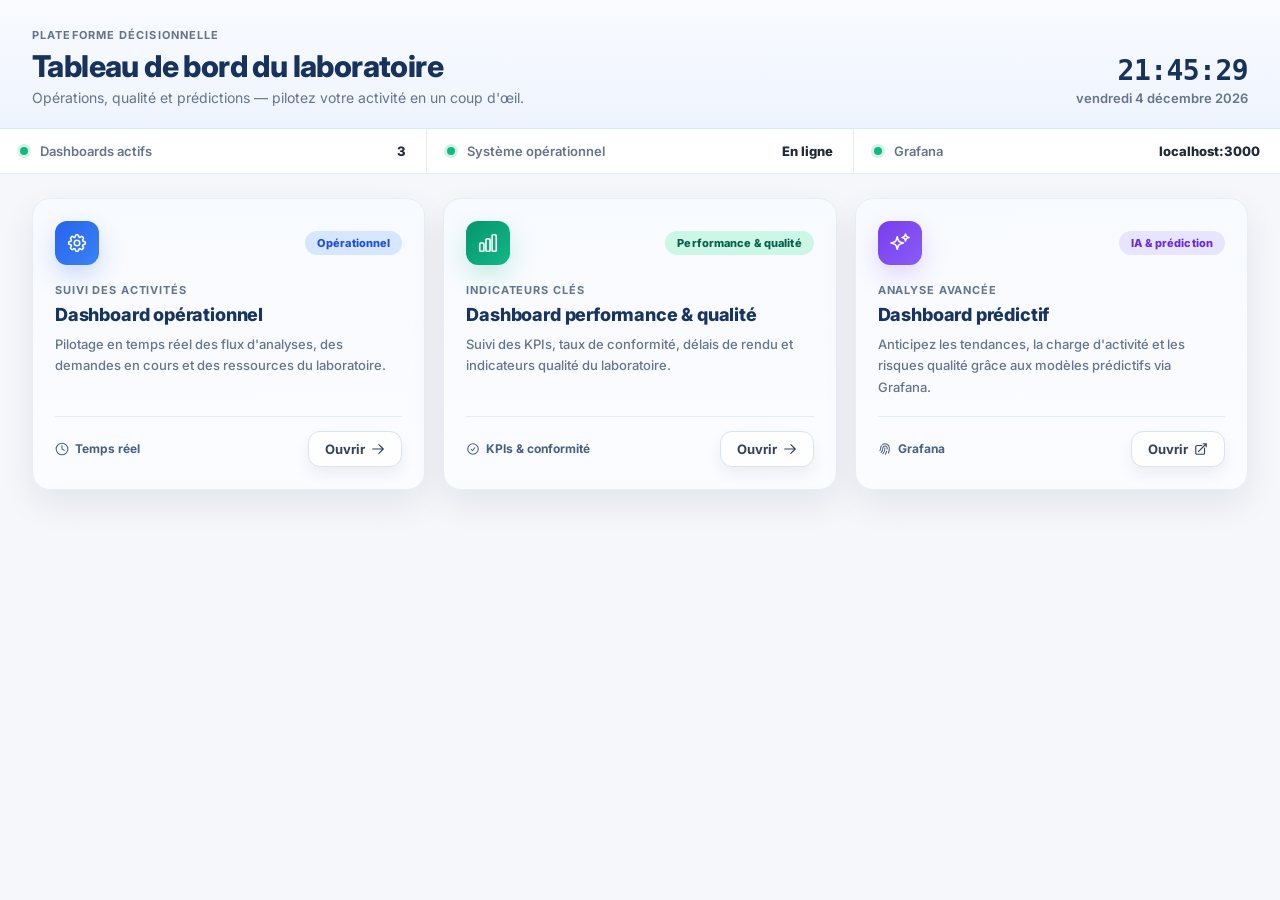
<file: index.html>
<!DOCTYPE html>
<html lang="fr">
<head>
  <meta charset="UTF-8">
  <meta name="viewport" content="width=device-width, initial-scale=1.0">
  <title>Plateforme Décisionnelle — Laboratoire</title>
  <link rel="preconnect" href="https://fonts.googleapis.com">
  <link href="https://fonts.googleapis.com/css2?family=Inter:wght@400;500;600;700;800;900&display=swap" rel="stylesheet">
  <style>
    *, *::before, *::after { box-sizing: border-box; margin: 0; padding: 0; }

    :root {
      --bg: #f5f7fb;
      --panel: #ffffff;
      --panel-soft: linear-gradient(180deg, #ffffff 0%, #fbfcff 100%);
      --text: #1f2937;
      --muted: #64748b;
      --line: #e5edf7;
      --primary: #2563eb;
      --primary-2: #3b82f6;
      --success: #10b981;
      --warning: #f59e0b;
      --danger: #ef4444;
      --violet: #8b5cf6;
      --cyan: #06b6d4;
      --shadow: 0 14px 34px rgba(15, 23, 42, 0.08);
      --radius: 18px;

      /* Badge colours aligned with style.css */
      --blue-bg: #dbeafe;   --blue-fg: #1d4ed8;
      --teal-bg: #d1fae5;   --teal-fg: #065f46;
      --purple-bg: #ede9fe; --purple-fg: #6d28d9;
    }

    html, body {
      font-family: Inter, "Segoe UI", Arial, sans-serif;
      background: var(--bg);
      color: var(--text);
      min-height: 100vh;
    }

    /* ── HEADER ──────────────────────────────────────────── */
    .header {
      padding: 28px 32px 22px;
      background: linear-gradient(180deg, #f9fbff 0%, #eef4ff 100%);
      border-bottom: 1px solid #dce7f8;
      display: flex;
      align-items: flex-end;
      justify-content: space-between;
      gap: 2rem;
    }
    .eyebrow {
      font-size: 11px;
      font-weight: 700;
      letter-spacing: 0.1em;
      text-transform: uppercase;
      color: var(--muted);
      margin-bottom: 8px;
    }
    .header-title {
      font-size: 30px;
      font-weight: 800;
      letter-spacing: -0.02em;
      color: #17325c;
      margin-bottom: 6px;
      line-height: 1.1;
    }
    .header-sub {
      font-size: 14px;
      color: var(--muted);
    }
    .header-clock { text-align: right; flex-shrink: 0; }
    .clock-time {
      font-family: "SF Mono", "Fira Code", "Consolas", monospace;
      font-size: 28px;
      font-weight: 700;
      letter-spacing: -0.02em;
      color: #17325c;
      line-height: 1;
    }
    .clock-date {
      font-size: 13px;
      font-weight: 600;
      color: var(--muted);
      margin-top: 5px;
    }

    /* ── STATS BAR ───────────────────────────────────────── */
    .stats-bar {
      display: flex;
      gap: 1px;
      background: var(--line);
      border-bottom: 1px solid var(--line);
    }
    .stat-item {
      flex: 1;
      background: var(--panel);
      padding: 14px 20px;
      display: flex;
      align-items: center;
      gap: 12px;
    }
    .stat-dot {
      width: 8px; height: 8px;
      border-radius: 50%;
      background: var(--success);
      flex-shrink: 0;
      box-shadow: 0 0 0 3px rgba(16,185,129,.18);
      animation: pulse 2s ease-in-out infinite;
    }
    @keyframes pulse { 0%,100%{opacity:1} 50%{opacity:0.4} }
    .stat-label { font-size: 13px; font-weight: 600; color: var(--muted); }
    .stat-value {
      font-size: 13px;
      font-weight: 800;
      color: var(--text);
      margin-left: auto;
    }

    /* ── GRID ────────────────────────────────────────────── */
    .grid {
      display: grid;
      grid-template-columns: repeat(3, 1fr);
      gap: 18px;
      padding: 24px 32px 40px;
    }

    /* ── CARD ────────────────────────────────────────────── */
    .card {
      background: var(--panel-soft);
      border: 1px solid var(--line);
      border-radius: var(--radius);
      box-shadow: var(--shadow);
      padding: 22px;
      display: flex;
      flex-direction: column;
      gap: 1.1rem;
      position: relative;
      overflow: hidden;
      transition: transform 0.2s ease, box-shadow 0.2s ease, border-color 0.2s ease;
    }
    /* subtle top-left glow */
    .card::before {
      content: "";
      position: absolute;
      inset: 0;
      pointer-events: none;
      background: linear-gradient(180deg, rgba(59,130,246,.04), rgba(255,255,255,0));
    }
    .card:hover {
      transform: translateY(-3px);
      box-shadow: 0 20px 44px rgba(15, 23, 42, 0.13);
      border-color: #c8daf5;
    }

    .card-top {
      display: flex;
      align-items: center;
      justify-content: space-between;
    }

    /* Icon — matches .filter-icon style */
    .card-icon {
      width: 44px; height: 44px;
      border-radius: 12px;
      display: flex;
      align-items: center;
      justify-content: center;
      color: white;
      box-shadow: 0 10px 24px rgba(37, 99, 235, 0.22);
    }
    .card-icon svg { width: 22px; height: 22px; }

    .card-icon.blue   { background: linear-gradient(135deg, var(--primary), var(--primary-2)); }
    .card-icon.teal   { background: linear-gradient(135deg, #059669, #10b981); box-shadow: 0 10px 24px rgba(16,185,129,.22); }
    .card-icon.purple { background: linear-gradient(135deg, #7c3aed, var(--violet)); box-shadow: 0 10px 24px rgba(139,92,246,.22); }

    /* Badge */
    .badge {
      font-size: 11px;
      font-weight: 800;
      padding: 5px 12px;
      border-radius: 999px;
      letter-spacing: 0.01em;
    }
    .badge.blue   { background: var(--blue-bg);   color: var(--blue-fg); }
    .badge.teal   { background: var(--teal-bg);   color: var(--teal-fg); }
    .badge.purple { background: var(--purple-bg); color: var(--purple-fg); }

    /* Body */
    .card-body { flex: 1; }
    .card-label {
      font-size: 11px;
      font-weight: 700;
      text-transform: uppercase;
      letter-spacing: 0.08em;
      color: var(--muted);
      margin-bottom: 6px;
    }
    .card-title {
      font-size: 18px;
      font-weight: 800;
      letter-spacing: -0.01em;
      color: #17325c;
      margin-bottom: 8px;
      line-height: 1.3;
    }
    .card-desc {
      font-size: 13px;
      font-weight: 500;
      color: var(--muted);
      line-height: 1.65;
    }

    /* Footer */
    .card-footer {
      display: flex;
      align-items: center;
      justify-content: space-between;
      padding-top: 14px;
      border-top: 1px solid var(--line);
      margin-top: auto;
    }
    .card-meta {
      font-size: 12px;
      font-weight: 700;
      color: #48617f;
      display: flex;
      align-items: center;
      gap: 6px;
    }
    .card-meta svg { width: 14px; height: 14px; }

    /* Button — matches .ghost-btn / .primary-btn */
    .btn {
      display: inline-flex;
      align-items: center;
      gap: 6px;
      font-family: inherit;
      font-size: 13px;
      font-weight: 700;
      padding: 9px 16px;
      border-radius: 12px;
      border: 1px solid #d8e3f2;
      background: white;
      color: #334155;
      text-decoration: none;
      cursor: pointer;
      box-shadow: 0 8px 16px rgba(15,23,42,.06);
      transition: transform 0.18s ease, box-shadow 0.18s ease, background 0.18s ease;
    }
    .btn:hover {
      transform: translateY(-1px);
      box-shadow: 0 12px 24px rgba(15,23,42,.10);
      background: #f8fbff;
    }
    .btn svg { width: 14px; height: 14px; }

    /* ── RESPONSIVE ──────────────────────────────────────── */
    @media (max-width: 900px) {
      .grid { grid-template-columns: 1fr; padding: 16px; }
      .header { flex-direction: column; align-items: flex-start; padding: 22px 20px; }
      .header-clock { text-align: left; }
      .stats-bar { flex-direction: column; gap: 0; }
    }

    /* ── REVEAL ANIMATION ────────────────────────────────── */
    .card {
      opacity: 0;
      transform: translateY(14px);
      animation: reveal 0.45s ease forwards;
    }
    .card:nth-child(1) { animation-delay: 0.05s; }
    .card:nth-child(2) { animation-delay: 0.15s; }
    .card:nth-child(3) { animation-delay: 0.25s; }
    @keyframes reveal {
      to { opacity: 1; transform: translateY(0); }
    }
  </style>
</head>
<body>

<header class="header">
  <div>
    <p class="eyebrow">Plateforme décisionnelle</p>
    <h1 class="header-title">Tableau de bord du laboratoire</h1>
    <p class="header-sub">Opérations, qualité et prédictions — pilotez votre activité en un coup d'œil.</p>
  </div>
  <div class="header-clock">
    <div class="clock-time" id="clock-time">--:--:--</div>
    <div class="clock-date" id="clock-date">--</div>
  </div>
</header>

<div class="stats-bar">
  <div class="stat-item">
    <span class="stat-dot"></span>
    <span class="stat-label">Dashboards actifs</span>
    <span class="stat-value">3</span>
  </div>
  <div class="stat-item">
    <span class="stat-dot"></span>
    <span class="stat-label">Système opérationnel</span>
    <span class="stat-value">En ligne</span>
  </div>
  <div class="stat-item">
    <span class="stat-dot"></span>
    <span class="stat-label">Grafana</span>
    <span class="stat-value">localhost:3000</span>
  </div>
</div>

<main class="grid">

  <!-- Dashboard Opérationnel -->
  <div class="card">
    <div class="card-top">
      <div class="card-icon blue">
        <svg fill="none" stroke="currentColor" stroke-width="1.8" viewBox="0 0 24 24"><path stroke-linecap="round" stroke-linejoin="round" d="M10.343 3.94c.09-.542.56-.94 1.11-.94h1.093c.55 0 1.02.398 1.11.94l.149.894c.07.424.384.764.78.93.398.164.855.142 1.205-.108l.737-.527a1.125 1.125 0 0 1 1.45.12l.773.774c.39.389.44 1.002.12 1.45l-.527.737c-.25.35-.272.806-.107 1.204.165.397.505.71.93.78l.893.15c.543.09.94.559.94 1.109v1.094c0 .55-.397 1.02-.94 1.11l-.894.149c-.424.07-.764.383-.929.78-.165.398-.143.854.107 1.204l.527.738c.32.447.269 1.06-.12 1.45l-.774.773a1.125 1.125 0 0 1-1.449.12l-.738-.527c-.35-.25-.806-.272-1.203-.107-.398.165-.71.505-.781.929l-.149.894c-.09.542-.56.94-1.11.94h-1.094c-.55 0-1.019-.398-1.11-.94l-.148-.894c-.071-.424-.384-.764-.781-.93-.398-.164-.854-.142-1.204.108l-.738.527c-.447.32-1.06.269-1.45-.12l-.773-.774a1.125 1.125 0 0 1-.12-1.45l.527-.737c.25-.35.272-.806.108-1.204-.165-.397-.506-.71-.93-.78l-.894-.15c-.542-.09-.94-.56-.94-1.109v-1.094c0-.55.398-1.02.94-1.11l.894-.149c.424-.07.765-.383.93-.78.165-.398.143-.854-.108-1.204l-.526-.738a1.125 1.125 0 0 1 .12-1.45l.773-.773a1.125 1.125 0 0 1 1.45-.12l.737.527c.35.25.807.272 1.204.107.397-.165.71-.505.78-.929l.15-.894Z"/><path stroke-linecap="round" stroke-linejoin="round" d="M15 12a3 3 0 1 1-6 0 3 3 0 0 1 6 0Z"/></svg>
      </div>
      <span class="badge blue">Opérationnel</span>
    </div>
    <div class="card-body">
      <p class="card-label">Suivi des activités</p>
      <h2 class="card-title">Dashboard opérationnel</h2>
      <p class="card-desc">Pilotage en temps réel des flux d'analyses, des demandes en cours et des ressources du laboratoire.</p>
    </div>
    <div class="card-footer">
      <span class="card-meta">
        <svg fill="none" stroke="currentColor" stroke-width="1.8" viewBox="0 0 24 24"><circle cx="12" cy="12" r="10"/><path stroke-linecap="round" d="M12 6v6l4 2"/></svg>
        Temps réel
      </span>
      <a class="btn" href="dashboard_globale/front_end/index.html">
        Ouvrir
        <svg fill="none" stroke="currentColor" stroke-width="2" viewBox="0 0 24 24"><path stroke-linecap="round" stroke-linejoin="round" d="M13.5 4.5 21 12m0 0-7.5 7.5M21 12H3"/></svg>
      </a>
    </div>
  </div>

  <!-- Dashboard Performance & Qualité -->
  <div class="card">
    <div class="card-top">
      <div class="card-icon teal">
        <svg fill="none" stroke="currentColor" stroke-width="1.8" viewBox="0 0 24 24"><path stroke-linecap="round" stroke-linejoin="round" d="M3 13.125C3 12.504 3.504 12 4.125 12h2.25c.621 0 1.125.504 1.125 1.125v6.75C7.5 20.496 6.996 21 6.375 21h-2.25A1.125 1.125 0 0 1 3 19.875v-6.75ZM9.75 8.625c0-.621.504-1.125 1.125-1.125h2.25c.621 0 1.125.504 1.125 1.125v11.25c0 .621-.504 1.125-1.125 1.125h-2.25a1.125 1.125 0 0 1-1.125-1.125V8.625ZM16.5 4.125c0-.621.504-1.125 1.125-1.125h2.25C20.496 3 21 3.504 21 4.125v15.75c0 .621-.504 1.125-1.125 1.125h-2.25a1.125 1.125 0 0 1-1.125-1.125V4.125Z"/></svg>
      </div>
      <span class="badge teal">Performance &amp; qualité</span>
    </div>
    <div class="card-body">
      <p class="card-label">Indicateurs clés</p>
      <h2 class="card-title">Dashboard performance &amp; qualité</h2>
      <p class="card-desc">Suivi des KPIs, taux de conformité, délais de rendu et indicateurs qualité du laboratoire.</p>
    </div>
    <div class="card-footer">
      <span class="card-meta">
        <svg fill="none" stroke="currentColor" stroke-width="1.8" viewBox="0 0 24 24"><path stroke-linecap="round" stroke-linejoin="round" d="M9 12.75 11.25 15 15 9.75M21 12a9 9 0 1 1-18 0 9 9 0 0 1 18 0Z"/></svg>
        KPIs &amp; conformité
      </span>
      <a class="btn" href="dashboard_mensuel/front_end/index.html">
        Ouvrir
        <svg fill="none" stroke="currentColor" stroke-width="2" viewBox="0 0 24 24"><path stroke-linecap="round" stroke-linejoin="round" d="M13.5 4.5 21 12m0 0-7.5 7.5M21 12H3"/></svg>
      </a>
    </div>
  </div>

  <!-- Dashboard Prédictif -->
  <div class="card">
    <div class="card-top">
      <div class="card-icon purple">
        <svg fill="none" stroke="currentColor" stroke-width="1.8" viewBox="0 0 24 24"><path stroke-linecap="round" stroke-linejoin="round" d="M9.813 15.904 9 18.75l-.813-2.846a4.5 4.5 0 0 0-3.09-3.09L2.25 12l2.846-.813a4.5 4.5 0 0 0 3.09-3.09L9 5.25l.813 2.846a4.5 4.5 0 0 0 3.09 3.09L15.75 12l-2.846.813a4.5 4.5 0 0 0-3.09 3.09ZM18.259 8.715 18 9.75l-.259-1.035a3.375 3.375 0 0 0-2.455-2.456L14.25 6l1.036-.259a3.375 3.375 0 0 0 2.455-2.456L18 2.25l.259 1.035a3.375 3.375 0 0 0 2.456 2.456L21.75 6l-1.035.259a3.375 3.375 0 0 0-2.456 2.456Z"/></svg>
      </div>
      <span class="badge purple">IA &amp; prédiction</span>
    </div>
    <div class="card-body">
      <p class="card-label">Analyse avancée</p>
      <h2 class="card-title">Dashboard prédictif</h2>
      <p class="card-desc">Anticipez les tendances, la charge d'activité et les risques qualité grâce aux modèles prédictifs via Grafana.</p>
    </div>
    <div class="card-footer">
      <span class="card-meta">
        <svg fill="none" stroke="currentColor" stroke-width="1.8" viewBox="0 0 24 24"><path stroke-linecap="round" stroke-linejoin="round" d="M7.864 4.243A7.5 7.5 0 0 1 19.5 10.5c0 2.92-.556 5.709-1.568 8.268M5.742 6.364A7.465 7.465 0 0 0 4.5 10.5a7.464 7.464 0 0 1-1.15 3.993m1.989 3.559A11.209 11.209 0 0 0 8.25 10.5a3.75 3.75 0 1 1 7.5 0c0 .527-.021 1.049-.064 1.565M12 10.5a14.94 14.94 0 0 1-3.6 9.75m6.633-4.596a18.666 18.666 0 0 1-2.485 5.33"/></svg>
        Grafana
      </span>
      <a class="btn" href="dashboard_predictif.html">
        Ouvrir
        <svg fill="none" stroke="currentColor" stroke-width="2" viewBox="0 0 24 24"><path stroke-linecap="round" stroke-linejoin="round" d="M13.5 6H5.25A2.25 2.25 0 0 0 3 8.25v10.5A2.25 2.25 0 0 0 5.25 21h10.5A2.25 2.25 0 0 0 18 18.75V10.5m-10.5 6L21 3m0 0h-5.25M21 3v5.25"/></svg>
      </a>
    </div>
  </div>

</main>

<script>
  function pad(n) { return String(n).padStart(2, '0'); }
  function tick() {
    const now = new Date();
    document.getElementById('clock-time').textContent = pad(now.getHours())+':'+pad(now.getMinutes())+':'+pad(now.getSeconds());
    document.getElementById('clock-date').textContent = now.toLocaleDateString('fr-FR', { weekday: 'long', day: 'numeric', month: 'long', year: 'numeric' });
  }
  tick(); setInterval(tick, 1000);
</script>

</body>
</html>
</file>
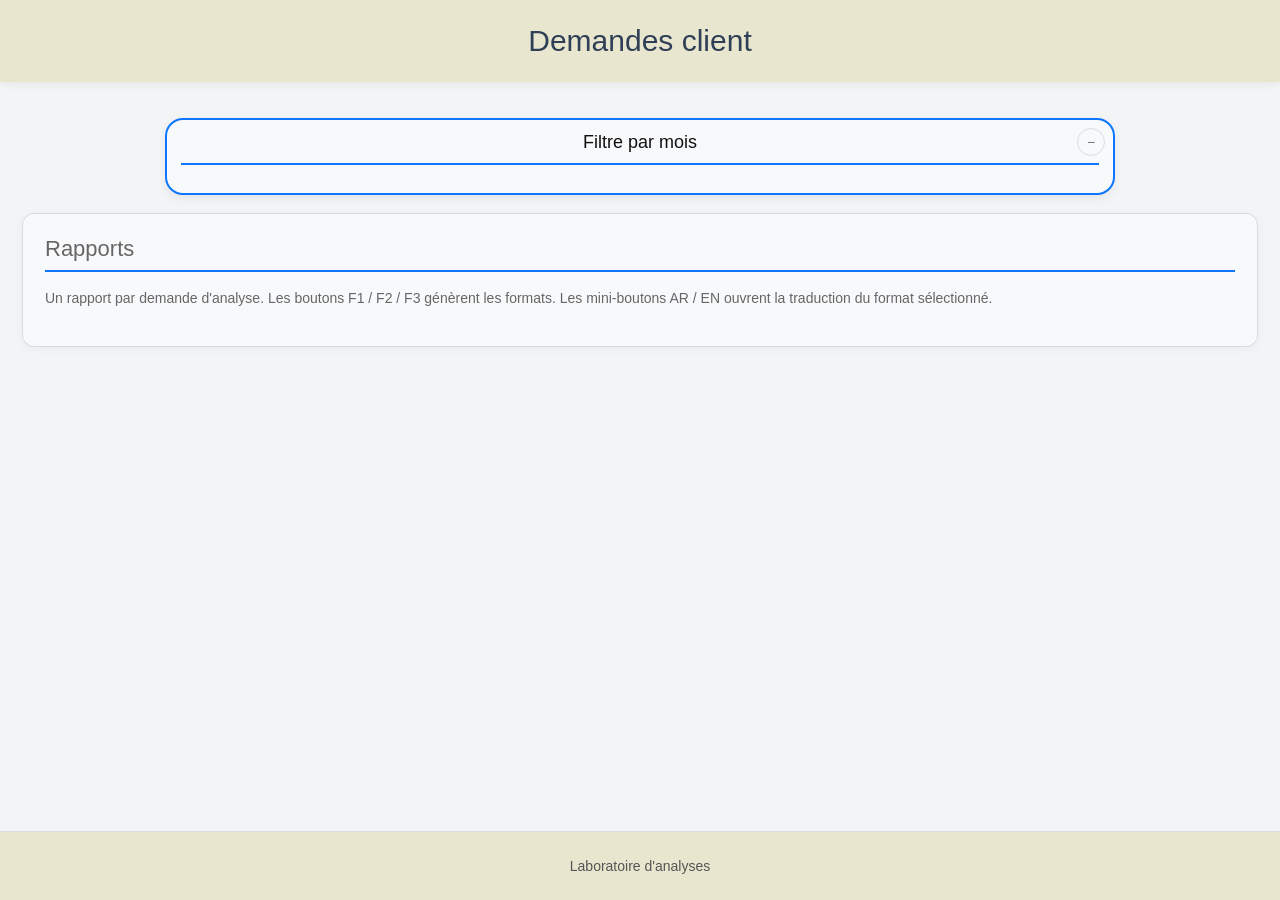
<file: rapport_datagrid/front_end/index.html>
<!DOCTYPE html>
<html lang="fr">
<head>
    <meta charset="UTF-8">
    <meta name="viewport" content="width=device-width, initial-scale=1.0">
    <title>Demandes client</title>

    <link rel="stylesheet" href="https://cdn3.devexpress.com/jslib/23.1.5/css/dx.light.css">
    <link rel="stylesheet" href="styles.css">

    <script src="https://code.jquery.com/jquery-3.7.1.min.js"></script>
    <script src="https://cdn3.devexpress.com/jslib/23.1.5/js/dx.all.js"></script>
</head>
<body class="dx-viewport">
    <header class="header">
        <h1>Demandes client</h1>
    </header>

    <main class="container">
        <section class="filter-section" id="filterSection">
            <div class="filter-card">
                <button id="btnToggleFilterMini" type="button" title="Cacher le filtre">−</button>

                <h1 class="filter-title">Filtre par mois</h1>

                <div class="filter-row filter-row-with-buttons">
                    <div class="filter-group">
                        <div id="dashboardMonthYear"></div>
                    </div>

                    <div class="filter-buttons">
                        <div id="btnDashboardFiltrer"></div>
                        <div id="btnDashboardReset"></div>
                    </div>
                </div>
            </div>
        </section>

        <section id="grid-section">
            <h2>Rapports</h2>
            <div class="top-note">
                Un rapport par demande d'analyse. Les boutons F1 / F2 / F3 génèrent les formats.
                Les mini-boutons AR / EN ouvrent la traduction du format sélectionné.
            </div>
            <div id="gridDemandesClient"></div>
        </section>
    </main>

    <footer class="footer">
        <p>Laboratoire d'analyses</p>
    </footer>

    <script src="script.js"></script>
</body>
</html>
</file>
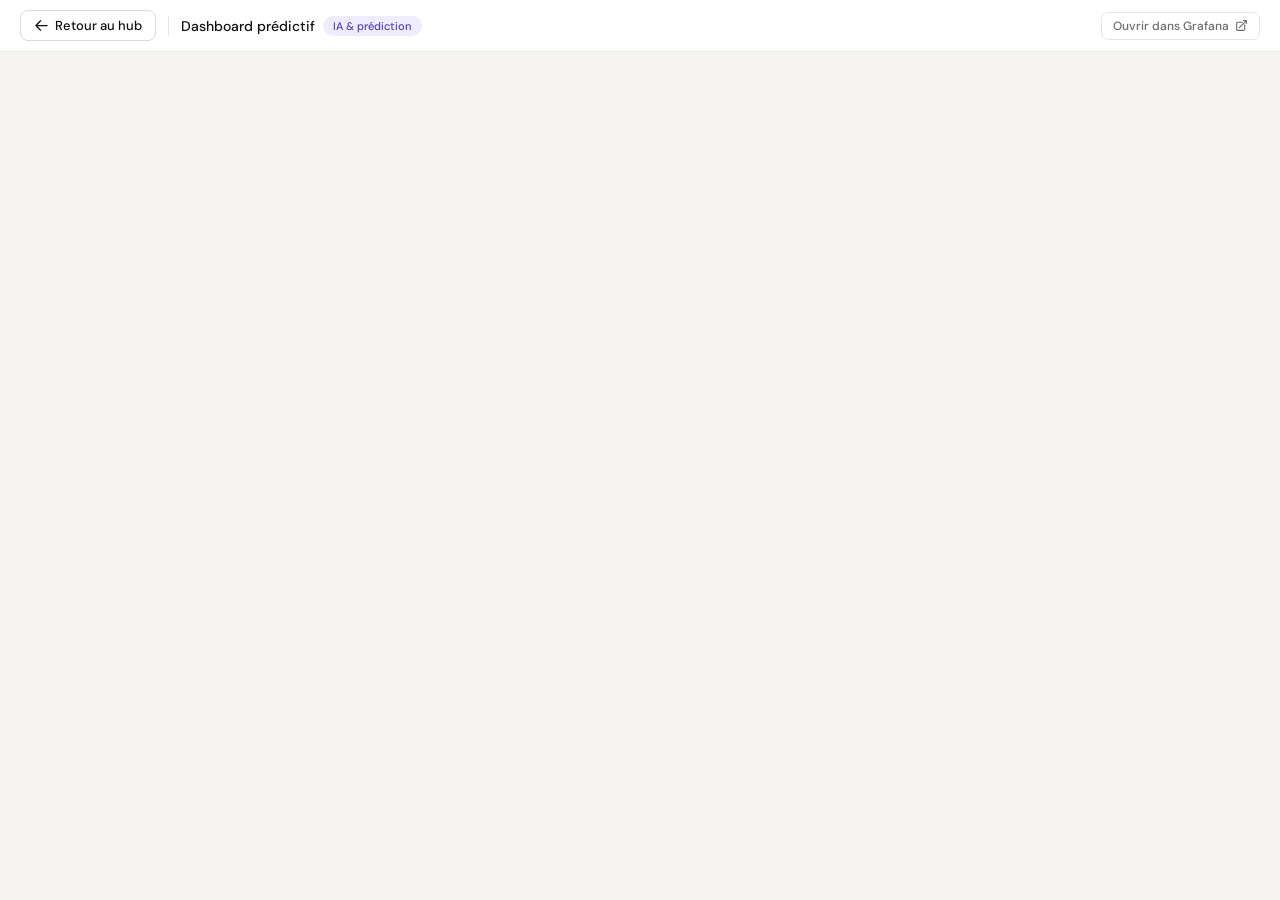
<file: dashboard_predictif.html>
<!DOCTYPE html>
<html lang="fr">
<head>
  <meta charset="UTF-8">
  <meta name="viewport" content="width=device-width, initial-scale=1.0">
  <title>Dashboard Prédictif — Grafana</title>
  <link href="https://fonts.googleapis.com/css2?family=DM+Sans:wght@400;500;600&display=swap" rel="stylesheet">
  <style>
    *, *::before, *::after { box-sizing: border-box; margin: 0; padding: 0; }
    html, body { height: 100%; font-family: 'DM Sans', sans-serif; background: #f5f4f0; }

    .top-bar {
      position: fixed; top: 0; left: 0; right: 0; z-index: 999;
      height: 52px;
      background: rgba(255,255,255,0.95);
      backdrop-filter: blur(10px);
      border-bottom: 1px solid rgba(0,0,0,0.08);
      display: flex;
      align-items: center;
      justify-content: space-between;
      padding: 0 20px;
      gap: 16px;
    }

    .top-left { display: flex; align-items: center; gap: 12px; }

    .back-btn {
      display: inline-flex; align-items: center; gap: 6px;
      font-size: 13px; font-weight: 500;
      color: #111110;
      text-decoration: none;
      padding: 6px 13px;
      border: 1px solid rgba(0,0,0,0.15);
      border-radius: 8px;
      background: transparent;
      transition: background 0.15s;
      white-space: nowrap;
    }
    .back-btn:hover { background: #f5f4f0; }
    .back-btn svg { width: 15px; height: 15px; flex-shrink: 0; }

    .divider { width: 1px; height: 20px; background: rgba(0,0,0,0.1); }

    .page-title {
      display: flex; align-items: center; gap: 8px;
      font-size: 14px; font-weight: 500; color: #111110;
    }
    .page-badge {
      font-size: 11px; font-weight: 500;
      padding: 3px 10px; border-radius: 99px;
      background: #eeecfd; color: #5142b5;
    }

    .top-right { display: flex; align-items: center; gap: 8px; }

    .open-btn {
      display: inline-flex; align-items: center; gap: 6px;
      font-size: 12px; font-weight: 500;
      color: #6b6b67;
      text-decoration: none;
      padding: 5px 11px;
      border: 1px solid rgba(0,0,0,0.1);
      border-radius: 7px;
      background: transparent;
      transition: background 0.15s, color 0.15s;
      white-space: nowrap;
    }
    .open-btn:hover { background: #f0f0ec; color: #111110; }
    .open-btn svg { width: 13px; height: 13px; }

    .iframe-wrap {
      position: fixed;
      top: 52px; left: 0; right: 0; bottom: 0;
    }
    iframe {
      width: 100%; height: 100%;
      border: none;
      display: block;
    }

    .iframe-error {
      display: none;
      position: absolute;
      inset: 0;
      align-items: center;
      justify-content: center;
      flex-direction: column;
      gap: 16px;
      background: #f5f4f0;
      text-align: center;
      padding: 2rem;
    }
    .iframe-error.visible { display: flex; }
    .error-icon { font-size: 48px; }
    .error-title { font-size: 18px; font-weight: 600; color: #111110; }
    .error-desc { font-size: 14px; color: #6b6b67; max-width: 380px; line-height: 1.6; }
    .error-link {
      display: inline-flex; align-items: center; gap: 6px;
      font-size: 14px; font-weight: 500;
      color: #5142b5;
      text-decoration: none;
      padding: 9px 18px;
      border: 1px solid #c4bef5;
      border-radius: 8px;
      background: #eeecfd;
      transition: background 0.15s;
    }
    .error-link:hover { background: #e4e0fa; }
    .error-link svg { width: 14px; height: 14px; }
  </style>
</head>
<body>

  <div class="top-bar">
    <div class="top-left">
      <a class="back-btn" href="index.html">
        <svg fill="none" stroke="currentColor" stroke-width="2" viewBox="0 0 24 24">
          <path stroke-linecap="round" stroke-linejoin="round" d="M10.5 19.5 3 12m0 0 7.5-7.5M3 12h18"/>
        </svg>
        Retour au hub
      </a>
      <div class="divider"></div>
      <div class="page-title">
        Dashboard prédictif
        <span class="page-badge">IA &amp; prédiction</span>
      </div>
    </div>
    <div class="top-right">
      <a class="open-btn" href="http://localhost:3000/d/pfe-labo-enh-v126/dashboard-predictive" target="_blank" rel="noopener">
        Ouvrir dans Grafana
        <svg fill="none" stroke="currentColor" stroke-width="2" viewBox="0 0 24 24">
          <path stroke-linecap="round" stroke-linejoin="round" d="M13.5 6H5.25A2.25 2.25 0 0 0 3 8.25v10.5A2.25 2.25 0 0 0 5.25 21h10.5A2.25 2.25 0 0 0 18 18.75V10.5m-10.5 6L21 3m0 0h-5.25M21 3v5.25"/>
        </svg>
      </a>
    </div>
  </div>

  <div class="iframe-wrap">
    <iframe
      id="grafana-frame"
      src="http://localhost:3000/d/pfe-labo-enh-v126/dashboard-predictive?kiosk"
      title="Dashboard prédictif Grafana"
      allowfullscreen
    ></iframe>

    <div class="iframe-error" id="error-msg">
      <div class="error-icon">📡</div>
      <p class="error-title">Grafana inaccessible</p>
      <p class="error-desc">Le serveur Grafana ne répond pas sur <code>localhost:3000</code>. Vérifiez que le service est démarré.</p>
      <a class="error-link" href="http://localhost:3000/d/pfe-labo-enh-v126/dashboard-predictive" target="_blank" rel="noopener">
        Réessayer dans un nouvel onglet
        <svg fill="none" stroke="currentColor" stroke-width="2" viewBox="0 0 24 24">
          <path stroke-linecap="round" stroke-linejoin="round" d="M13.5 6H5.25A2.25 2.25 0 0 0 3 8.25v10.5A2.25 2.25 0 0 0 5.25 21h10.5A2.25 2.25 0 0 0 18 18.75V10.5m-10.5 6L21 3m0 0h-5.25M21 3v5.25"/>
        </svg>
      </a>
    </div>
  </div>

  <script>
    const frame = document.getElementById('grafana-frame');
    const err   = document.getElementById('error-msg');
    frame.addEventListener('error', () => { err.classList.add('visible'); });
    setTimeout(() => {
      try {
        if (!frame.contentDocument && !frame.contentWindow?.location?.href) {
          err.classList.add('visible');
        }
      } catch(e) { /* cross-origin: grafana loaded fine */ }
    }, 4000);
  </script>

</body>
</html>
</file>
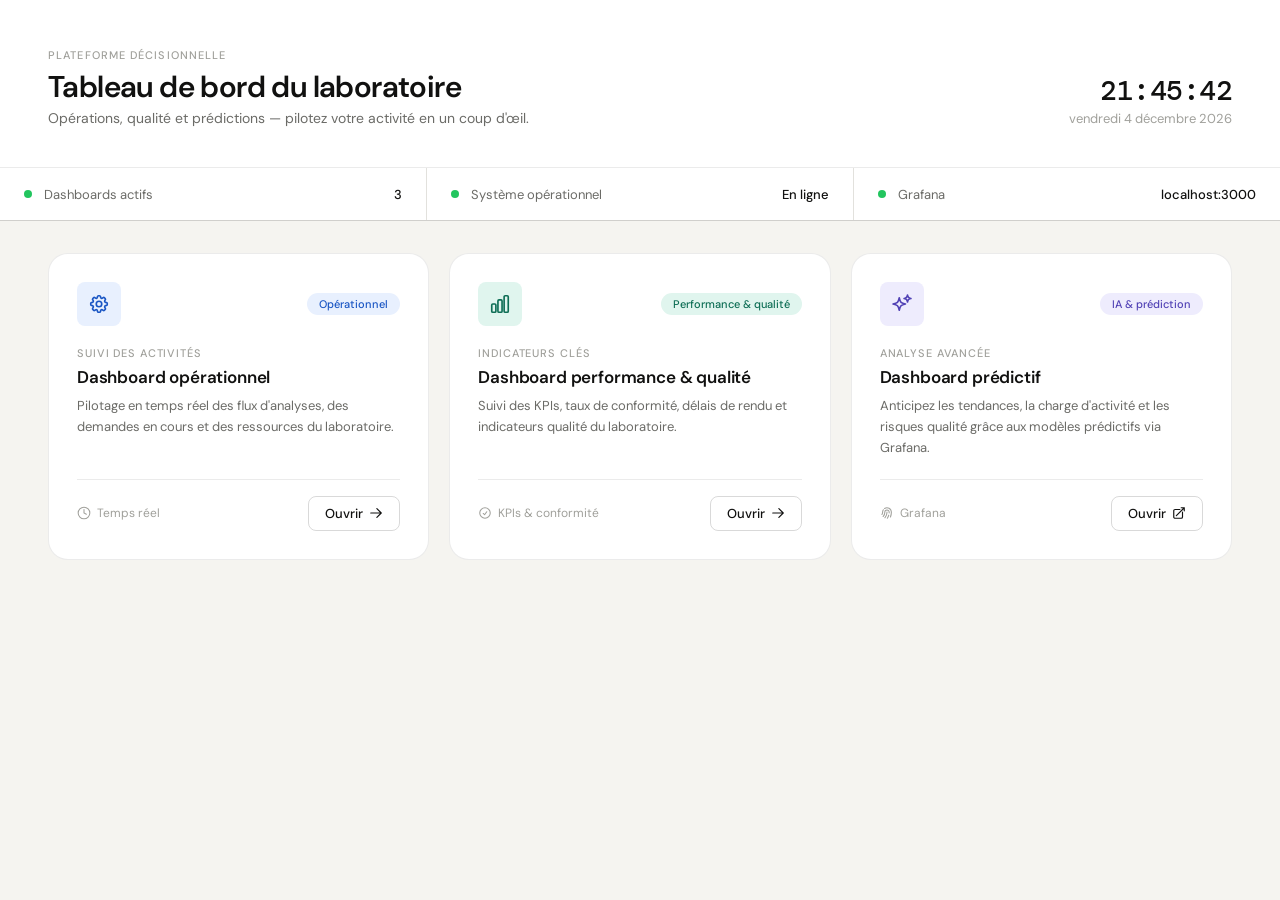
<file: entry.html>
<!DOCTYPE html>
<html lang="fr">
<head>
  <meta charset="UTF-8">
  <meta name="viewport" content="width=device-width, initial-scale=1.0">
  <title>Plateforme Décisionnelle — Laboratoire</title>
  <link rel="preconnect" href="https://fonts.googleapis.com">
  <link href="https://fonts.googleapis.com/css2?family=DM+Sans:wght@400;500;600&family=DM+Mono:wght@400;500&display=swap" rel="stylesheet">
  <style>
    *, *::before, *::after { box-sizing: border-box; margin: 0; padding: 0; }
    :root {
      --bg: #f5f4f0; --surface: #ffffff;
      --border: rgba(0,0,0,0.08); --border-strong: rgba(0,0,0,0.15);
      --text-primary: #111110; --text-secondary: #6b6b67; --text-tertiary: #a0a09b;
      --blue-bg: #e8f0fe; --blue-fg: #1a56c4;
      --teal-bg: #e0f5ee; --teal-fg: #0e6e55;
      --purple-bg: #eeecfd; --purple-fg: #5142b5;
      --radius-md: 8px; --radius-lg: 14px; --radius-xl: 20px;
    }
    body { font-family: 'DM Sans', sans-serif; background: var(--bg); color: var(--text-primary); min-height: 100vh; }
    .header { padding: 3rem 3rem 2.5rem; background: var(--surface); border-bottom: 1px solid var(--border); display: flex; align-items: flex-end; justify-content: space-between; gap: 2rem; }
    .eyebrow { font-size: 11px; font-weight: 500; letter-spacing: 0.1em; text-transform: uppercase; color: var(--text-tertiary); margin-bottom: 8px; }
    .header-title { font-size: 30px; font-weight: 600; letter-spacing: -0.02em; color: var(--text-primary); margin-bottom: 6px; line-height: 1.1; }
    .header-sub { font-size: 14px; color: var(--text-secondary); }
    .header-clock { text-align: right; flex-shrink: 0; }
    .clock-time { font-family: 'DM Mono', monospace; font-size: 28px; font-weight: 500; letter-spacing: -0.02em; color: var(--text-primary); line-height: 1; }
    .clock-date { font-size: 13px; color: var(--text-tertiary); margin-top: 5px; }
    .stats-bar { display: flex; gap: 1px; background: var(--border); border-bottom: 1px solid var(--border); }
    .stat-item { flex: 1; background: var(--surface); padding: 1.1rem 1.5rem; display: flex; align-items: center; gap: 12px; }
    .stat-dot { width: 8px; height: 8px; border-radius: 50%; background: #22c55e; flex-shrink: 0; animation: pulse 2s ease-in-out infinite; }
    @keyframes pulse { 0%,100%{opacity:1} 50%{opacity:0.4} }
    .stat-label { font-size: 13px; color: var(--text-secondary); }
    .stat-value { font-size: 13px; font-weight: 500; color: var(--text-primary); margin-left: auto; }
    .grid { display: grid; grid-template-columns: repeat(3, 1fr); gap: 20px; padding: 2rem 3rem 3rem; }
    .card { background: var(--surface); border: 1px solid var(--border); border-radius: var(--radius-xl); padding: 1.75rem; display: flex; flex-direction: column; gap: 1.25rem; transition: border-color 0.2s, box-shadow 0.2s, transform 0.2s; }
    .card:hover { border-color: var(--border-strong); box-shadow: 0 4px 24px rgba(0,0,0,0.07); transform: translateY(-2px); }
    .card-top { display: flex; align-items: center; justify-content: space-between; }
    .card-icon { width: 44px; height: 44px; border-radius: var(--radius-md); display: flex; align-items: center; justify-content: center; }
    .card-icon svg { width: 22px; height: 22px; }
    .badge { font-size: 11px; font-weight: 500; padding: 4px 12px; border-radius: 99px; }
    .badge.blue   { background: var(--blue-bg);   color: var(--blue-fg); }
    .badge.teal   { background: var(--teal-bg);   color: var(--teal-fg); }
    .badge.purple { background: var(--purple-bg); color: var(--purple-fg); }
    .card-body { flex: 1; }
    .card-label { font-size: 11px; font-weight: 500; text-transform: uppercase; letter-spacing: 0.08em; color: var(--text-tertiary); margin-bottom: 6px; }
    .card-title { font-size: 17px; font-weight: 600; letter-spacing: -0.01em; color: var(--text-primary); margin-bottom: 8px; line-height: 1.3; }
    .card-desc { font-size: 13px; color: var(--text-secondary); line-height: 1.6; }
    .card-footer { display: flex; align-items: center; justify-content: space-between; padding-top: 1rem; border-top: 1px solid var(--border); margin-top: auto; }
    .card-meta { font-size: 12px; color: var(--text-tertiary); display: flex; align-items: center; gap: 6px; }
    .card-meta svg { width: 14px; height: 14px; }
    .btn { display: inline-flex; align-items: center; gap: 6px; font-family: 'DM Sans', sans-serif; font-size: 13px; font-weight: 500; padding: 8px 16px; border-radius: var(--radius-md); border: 1px solid var(--border-strong); background: transparent; color: var(--text-primary); text-decoration: none; cursor: pointer; transition: background 0.15s; }
    .btn:hover { background: var(--bg); }
    .btn svg { width: 14px; height: 14px; }
    @media (max-width: 900px) {
      .grid { grid-template-columns: 1fr; padding: 1.5rem; }
      .header { flex-direction: column; align-items: flex-start; padding: 2rem 1.5rem; }
      .header-clock { text-align: left; }
      .stats-bar { flex-direction: column; gap: 0; }
    }
  </style>
</head>
<body>

<header class="header">
  <div>
    <p class="eyebrow">Plateforme décisionnelle</p>
    <h1 class="header-title">Tableau de bord du laboratoire</h1>
    <p class="header-sub">Opérations, qualité et prédictions — pilotez votre activité en un coup d'œil.</p>
  </div>
  <div class="header-clock">
    <div class="clock-time" id="clock-time">--:--:--</div>
    <div class="clock-date" id="clock-date">--</div>
  </div>
</header>

<div class="stats-bar">
  <div class="stat-item">
    <span class="stat-dot"></span>
    <span class="stat-label">Dashboards actifs</span>
    <span class="stat-value">3</span>
  </div>
  <div class="stat-item">
    <span class="stat-dot"></span>
    <span class="stat-label">Système opérationnel</span>
    <span class="stat-value">En ligne</span>
  </div>
  <div class="stat-item">
    <span class="stat-dot"></span>
    <span class="stat-label">Grafana</span>
    <span class="stat-value">localhost:3000</span>
  </div>
</div>

<main class="grid">

  <div class="card">
    <div class="card-top">
      <div class="card-icon" style="background:var(--blue-bg);color:var(--blue-fg);">
        <svg fill="none" stroke="currentColor" stroke-width="1.8" viewBox="0 0 24 24"><path stroke-linecap="round" stroke-linejoin="round" d="M10.343 3.94c.09-.542.56-.94 1.11-.94h1.093c.55 0 1.02.398 1.11.94l.149.894c.07.424.384.764.78.93.398.164.855.142 1.205-.108l.737-.527a1.125 1.125 0 0 1 1.45.12l.773.774c.39.389.44 1.002.12 1.45l-.527.737c-.25.35-.272.806-.107 1.204.165.397.505.71.93.78l.893.15c.543.09.94.559.94 1.109v1.094c0 .55-.397 1.02-.94 1.11l-.894.149c-.424.07-.764.383-.929.78-.165.398-.143.854.107 1.204l.527.738c.32.447.269 1.06-.12 1.45l-.774.773a1.125 1.125 0 0 1-1.449.12l-.738-.527c-.35-.25-.806-.272-1.203-.107-.398.165-.71.505-.781.929l-.149.894c-.09.542-.56.94-1.11.94h-1.094c-.55 0-1.019-.398-1.11-.94l-.148-.894c-.071-.424-.384-.764-.781-.93-.398-.164-.854-.142-1.204.108l-.738.527c-.447.32-1.06.269-1.45-.12l-.773-.774a1.125 1.125 0 0 1-.12-1.45l.527-.737c.25-.35.272-.806.108-1.204-.165-.397-.506-.71-.93-.78l-.894-.15c-.542-.09-.94-.56-.94-1.109v-1.094c0-.55.398-1.02.94-1.11l.894-.149c.424-.07.765-.383.93-.78.165-.398.143-.854-.108-1.204l-.526-.738a1.125 1.125 0 0 1 .12-1.45l.773-.773a1.125 1.125 0 0 1 1.45-.12l.737.527c.35.25.807.272 1.204.107.397-.165.71-.505.78-.929l.15-.894Z"/><path stroke-linecap="round" stroke-linejoin="round" d="M15 12a3 3 0 1 1-6 0 3 3 0 0 1 6 0Z"/></svg>
      </div>
      <span class="badge blue">Opérationnel</span>
    </div>
    <div class="card-body">
      <p class="card-label">Suivi des activités</p>
      <h2 class="card-title">Dashboard opérationnel</h2>
      <p class="card-desc">Pilotage en temps réel des flux d'analyses, des demandes en cours et des ressources du laboratoire.</p>
    </div>
    <div class="card-footer">
      <span class="card-meta">
        <svg fill="none" stroke="currentColor" stroke-width="1.8" viewBox="0 0 24 24"><circle cx="12" cy="12" r="10"/><path stroke-linecap="round" d="M12 6v6l4 2"/></svg>
        Temps réel
      </span>
      <a class="btn" href="dashboard_globale/front_end/index.html">
        Ouvrir
        <svg fill="none" stroke="currentColor" stroke-width="2" viewBox="0 0 24 24"><path stroke-linecap="round" stroke-linejoin="round" d="M13.5 4.5 21 12m0 0-7.5 7.5M21 12H3"/></svg>
      </a>
    </div>
  </div>

  <div class="card">
    <div class="card-top">
      <div class="card-icon" style="background:var(--teal-bg);color:var(--teal-fg);">
        <svg fill="none" stroke="currentColor" stroke-width="1.8" viewBox="0 0 24 24"><path stroke-linecap="round" stroke-linejoin="round" d="M3 13.125C3 12.504 3.504 12 4.125 12h2.25c.621 0 1.125.504 1.125 1.125v6.75C7.5 20.496 6.996 21 6.375 21h-2.25A1.125 1.125 0 0 1 3 19.875v-6.75ZM9.75 8.625c0-.621.504-1.125 1.125-1.125h2.25c.621 0 1.125.504 1.125 1.125v11.25c0 .621-.504 1.125-1.125 1.125h-2.25a1.125 1.125 0 0 1-1.125-1.125V8.625ZM16.5 4.125c0-.621.504-1.125 1.125-1.125h2.25C20.496 3 21 3.504 21 4.125v15.75c0 .621-.504 1.125-1.125 1.125h-2.25a1.125 1.125 0 0 1-1.125-1.125V4.125Z"/></svg>
      </div>
      <span class="badge teal">Performance &amp; qualité</span>
    </div>
    <div class="card-body">
      <p class="card-label">Indicateurs clés</p>
      <h2 class="card-title">Dashboard performance &amp; qualité</h2>
      <p class="card-desc">Suivi des KPIs, taux de conformité, délais de rendu et indicateurs qualité du laboratoire.</p>
    </div>
    <div class="card-footer">
      <span class="card-meta">
        <svg fill="none" stroke="currentColor" stroke-width="1.8" viewBox="0 0 24 24"><path stroke-linecap="round" stroke-linejoin="round" d="M9 12.75 11.25 15 15 9.75M21 12a9 9 0 1 1-18 0 9 9 0 0 1 18 0Z"/></svg>
        KPIs &amp; conformité
      </span>
      <a class="btn" href="dashboard_mensuel/front_end/index.html">
        Ouvrir
        <svg fill="none" stroke="currentColor" stroke-width="2" viewBox="0 0 24 24"><path stroke-linecap="round" stroke-linejoin="round" d="M13.5 4.5 21 12m0 0-7.5 7.5M21 12H3"/></svg>
      </a>
    </div>
  </div>

  <div class="card">
    <div class="card-top">
      <div class="card-icon" style="background:var(--purple-bg);color:var(--purple-fg);">
        <svg fill="none" stroke="currentColor" stroke-width="1.8" viewBox="0 0 24 24"><path stroke-linecap="round" stroke-linejoin="round" d="M9.813 15.904 9 18.75l-.813-2.846a4.5 4.5 0 0 0-3.09-3.09L2.25 12l2.846-.813a4.5 4.5 0 0 0 3.09-3.09L9 5.25l.813 2.846a4.5 4.5 0 0 0 3.09 3.09L15.75 12l-2.846.813a4.5 4.5 0 0 0-3.09 3.09ZM18.259 8.715 18 9.75l-.259-1.035a3.375 3.375 0 0 0-2.455-2.456L14.25 6l1.036-.259a3.375 3.375 0 0 0 2.455-2.456L18 2.25l.259 1.035a3.375 3.375 0 0 0 2.456 2.456L21.75 6l-1.035.259a3.375 3.375 0 0 0-2.456 2.456Z"/></svg>
      </div>
      <span class="badge purple">IA &amp; prédiction</span>
    </div>
    <div class="card-body">
      <p class="card-label">Analyse avancée</p>
      <h2 class="card-title">Dashboard prédictif</h2>
      <p class="card-desc">Anticipez les tendances, la charge d'activité et les risques qualité grâce aux modèles prédictifs via Grafana.</p>
    </div>
    <div class="card-footer">
      <span class="card-meta">
        <svg fill="none" stroke="currentColor" stroke-width="1.8" viewBox="0 0 24 24"><path stroke-linecap="round" stroke-linejoin="round" d="M7.864 4.243A7.5 7.5 0 0 1 19.5 10.5c0 2.92-.556 5.709-1.568 8.268M5.742 6.364A7.465 7.465 0 0 0 4.5 10.5a7.464 7.464 0 0 1-1.15 3.993m1.989 3.559A11.209 11.209 0 0 0 8.25 10.5a3.75 3.75 0 1 1 7.5 0c0 .527-.021 1.049-.064 1.565M12 10.5a14.94 14.94 0 0 1-3.6 9.75m6.633-4.596a18.666 18.666 0 0 1-2.485 5.33"/></svg>
        Grafana
      </span>
      <a class="btn" href="http://localhost:3000/d/pfe-labo-enh-v12/dashboard-predictive-enhanced-v12" target="_blank" rel="noopener">
        Ouvrir
        <svg fill="none" stroke="currentColor" stroke-width="2" viewBox="0 0 24 24"><path stroke-linecap="round" stroke-linejoin="round" d="M13.5 6H5.25A2.25 2.25 0 0 0 3 8.25v10.5A2.25 2.25 0 0 0 5.25 21h10.5A2.25 2.25 0 0 0 18 18.75V10.5m-10.5 6L21 3m0 0h-5.25M21 3v5.25"/></svg>
      </a>
    </div>
  </div>

</main>

<script>
  function pad(n) { return String(n).padStart(2, '0'); }
  function tick() {
    const now = new Date();
    document.getElementById('clock-time').textContent = pad(now.getHours())+':'+pad(now.getMinutes())+':'+pad(now.getSeconds());
    document.getElementById('clock-date').textContent = now.toLocaleDateString('fr-FR', { weekday: 'long', day: 'numeric', month: 'long', year: 'numeric' });
  }
  tick(); setInterval(tick, 1000);
</script>
</body>
</html>
</file>
<file: rapport_datagrid/front_end/styles.css>
:root {
    --bg-page: #f3f4f6;
    --bg-card: #f8f9fb;
    --bg-soft: #f7f9fc;
    --border: #d7dce2;
    --border-blue: #0d78ff;
    --header-bg: #e8e6cf;
    --text-main: #2f4056;
    --text-muted: #666;
    --green: #2b7a63;
    --red: #c85c5c;
    --blue: #2f4e7c;
    --orange: #c98b49;
    --teal: #74b49b;
    --purple: #8d7cc3;
    --navy: #22395d;
    --grid-header: #eef5ff;
    --grid-row-alt: #f8fbff;
    --btn-blue: #0d78ff;
}

* {
    box-sizing: border-box;
}

body {
    font-family: "Segoe UI", Tahoma, Geneva, Verdana, sans-serif;
    background-color: var(--bg-page);
    margin: 0;
    padding: 0;
    color: #333;
    display: flex;
    flex-direction: column;
    min-height: 100vh;
}

h1, h2 {
    margin: 0;
    padding: 0;
    font-weight: 400;
    color: var(--text-main);
}

.header {
    background-color: var(--header-bg);
    padding: 24px 16px;
    text-align: center;
    box-shadow: 0 2px 8px rgba(0, 0, 0, 0.06);
}

.header h1 {
    color: var(--text-main);
    font-size: 30px;
    font-weight: 300;
}

.footer {
    background-color: var(--header-bg);
    text-align: center;
    padding: 12px;
    font-size: 14px;
    color: #555;
    border-top: 1px solid #ddd;
    margin-top: 24px;
}

.container {
    max-width: 1760px;
    margin: 18px auto;
    padding: 0 22px;
    width: 100%;
    flex: 1;
    box-sizing: border-box;
}

#grid-section {
    background-color: var(--bg-card);
    margin-bottom: 24px;
    padding: 22px;
    border-radius: 12px;
    border: 1px solid var(--border);
    box-shadow: 0 2px 8px rgba(0, 0, 0, 0.04);
}

#grid-section h2 {
    margin-bottom: 18px;
    color: var(--text-muted);
    font-size: 22px;
    border-bottom: 2px solid var(--border-blue);
    padding-bottom: 8px;
}

.top-note {
    margin: 8px 0 18px 0;
    font-size: 14px;
    color: var(--text-muted);
}

.filter-section {
    display: flex;
    justify-content: center;
    margin: 18px 0 18px 0;
}

.filter-card {
    position: relative;
    width: 100%;
    max-width: 950px;
    background-color: var(--bg-card);
    border: 2px solid var(--border-blue);
    border-radius: 18px;
    box-shadow: 0 4px 10px rgba(0, 0, 0, 0.06);
    padding: 12px 14px 14px 14px;
    box-sizing: border-box;
}

.filter-title {
    text-align: center;
    color: #111;
    font-size: 18px;
    font-weight: 500;
    margin: 0 0 14px 0;
    padding-bottom: 10px;
    border-bottom: 2px solid var(--border-blue);
}

.filter-row {
    display: flex;
    justify-content: center;
    align-items: center;
}

.filter-row-with-buttons {
    gap: 10px;
    flex-wrap: nowrap;
}

.filter-group {
    flex: 0 0 402px;
    max-width: 402px;
}

.filter-buttons {
    display: flex;
    align-items: center;
    gap: 12px;
}

#dashboardMonthYear {
    width: 100%;
}

#dashboardMonthYear .dx-texteditor {
    border-radius: 6px;
}

#dashboardMonthYear .dx-texteditor-input {
    text-align: center;
    font-size: 15px;
}

#btnToggleFilterMini {
    position: absolute;
    top: 8px;
    right: 8px;
    width: 28px;
    height: 28px;
    border: 1px solid #d8dde5;
    border-radius: 50%;
    background: #f8f9fb;
    color: #777;
    font-size: 14px;
    line-height: 1;
    cursor: pointer;
    padding: 0;
    display: flex;
    align-items: center;
    justify-content: center;
}

#btnToggleFilterMini:hover {
    background: #eef2f6;
}

.loading-box {
    text-align: center;
    font-size: 16px;
    color: #666;
    padding: 40px 0;
}

#gridDemandesClient {
    margin-top: 12px;
    width: 100%;
}

.dx-datagrid {
    border-radius: 8px;
    overflow: hidden;
    border: 1px solid var(--border);
}

.dx-datagrid .dx-datagrid-headers {
    background-color: var(--grid-header);
    font-weight: 600;
}

.dx-datagrid-headers .dx-row > td {
    background-color: var(--grid-header) !important;
    color: var(--text-main);
    border-right: 1px solid var(--border) !important;
    border-bottom: 1px solid var(--border) !important;
    vertical-align: top !important;
    white-space: normal !important;
    font-size: 14px;
    padding: 12px 10px !important;
}

.dx-datagrid .dx-row-alt > td {
    background-color: var(--grid-row-alt) !important;
}

.dx-datagrid-rowsview .dx-row > td {
    border-right: 1px solid var(--border) !important;
    border-bottom: 1px solid var(--border) !important;
    white-space: normal !important;
    vertical-align: top !important;
    padding: 12px 10px !important;
}

.dx-datagrid .dx-cell {
    text-align: left !important;
    vertical-align: middle;
}

.dx-group-panel {
    background-color: #f8f9fa;
    border: 2px dashed var(--border-blue);
    border-radius: 4px;
    margin-bottom: 15px;
    padding: 10px;
}

.dx-group-panel-message {
    color: var(--border-blue);
}

.dx-datagrid-norows-message {
    text-align: center;
    padding: 20px;
    color: var(--border-blue);
    font-size: 16px;
}

.badge-yes,
.badge-no,
.badge-empty {
    display: inline-block;
    padding: 4px 10px;
    border-radius: 999px;
    font-size: 12px;
    font-weight: 600;
}

.badge-yes {
    background: #e8f5ee;
    color: #2b7a63;
}

.badge-no {
    background: #fdecec;
    color: #b55252;
}

.badge-empty {
    background: #f1f3f5;
    color: #7a7a7a;
}

.analyse-count {
    display: inline-block;
    min-width: 46px;
    padding: 6px 10px;
    border-radius: 999px;
    text-align: center;
    background: #edf3fb;
    color: #365d8c;
    font-size: 12px;
    font-weight: 700;
}

.action-stack {
    display: flex;
    flex-wrap: wrap;
    gap: 6px;
    min-width: 140px;
    justify-content: flex-start;
}

.btn-report,
.btn-lang {
    border: 1px solid #cfd7e3;
    border-radius: 8px;
    cursor: pointer;
    transition: 0.16s ease;
    font-family: inherit;
}

.btn-report {
    background: #fff;
    color: var(--text-main);
    padding: 6px 8px;
    font-size: 11px;
    font-weight: 700;
    min-width: 34px;
}

.btn-report:hover {
    border-color: var(--btn-blue);
    color: var(--btn-blue);
}

.btn-report.active {
    background: var(--btn-blue);
    border-color: var(--btn-blue);
    color: #fff;
}

.btn-lang {
    padding: 4px 7px;
    font-size: 10px;
    font-weight: 800;
}

.btn-lang-ar {
    background: #e8f5ee;
    color: #2b7a63;
    border-color: #b8ddcd;
}

.btn-lang-en {
    background: #eef5ff;
    color: #2f4e7c;
    border-color: #cddcf3;
}

@media (max-width: 900px) {
    .filter-row-with-buttons {
        flex-direction: column;
        gap: 12px;
    }

    .filter-group {
        flex: 1 1 100%;
        max-width: 100%;
        width: 100%;
    }

    .filter-buttons {
        width: 100%;
        justify-content: center;
        flex-wrap: wrap;
    }
}

@media (max-width: 768px) {
    .container {
        padding: 0 10px;
    }

    .filter-card {
        max-width: 100%;
    }
}
</file>
